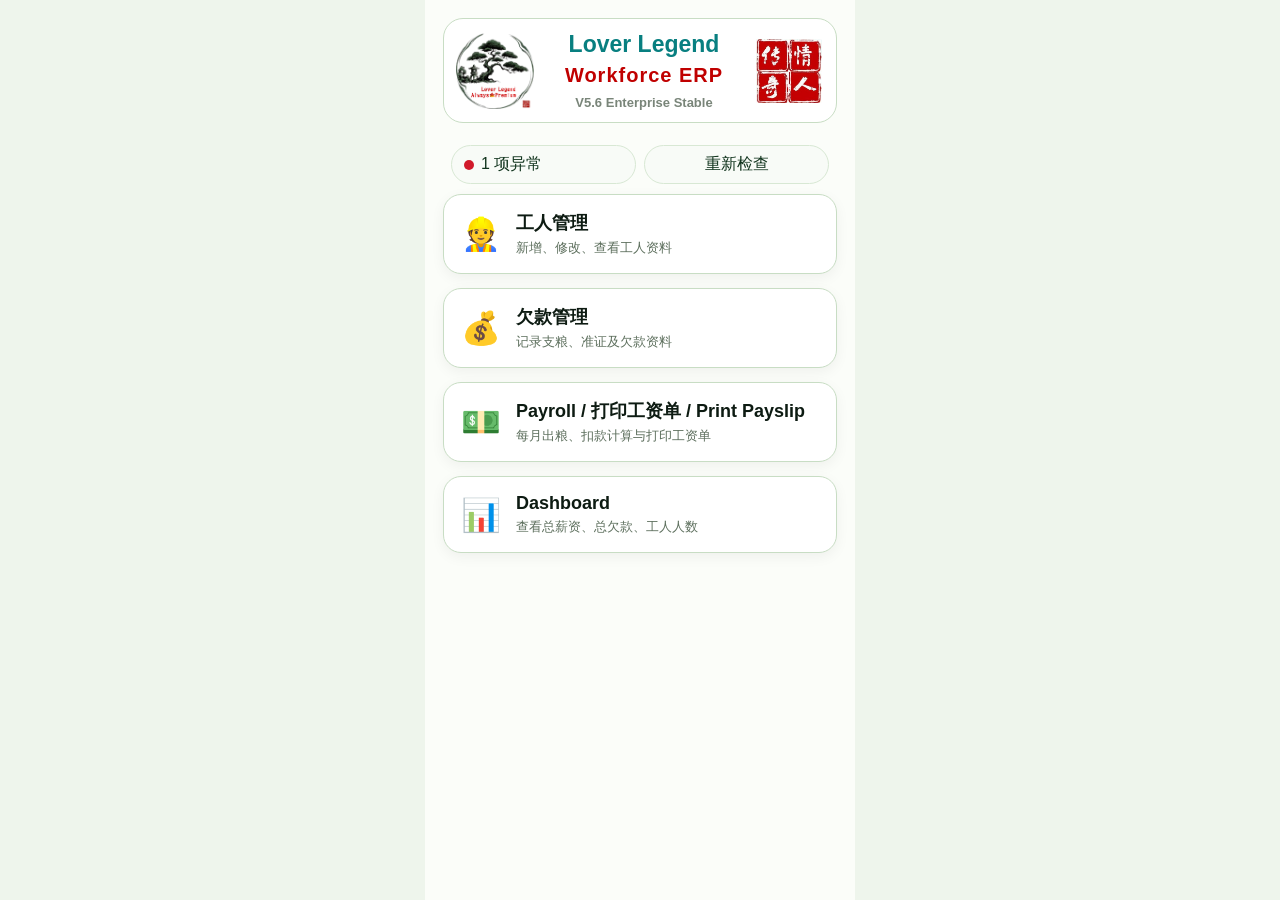
<file: app/index.html>
<!DOCTYPE html>
<html lang="zh">
<head>
  <meta charset="UTF-8" />
  <meta name="viewport" content="width=device-width, initial-scale=1.0" />
  <title>Payroll System - Lover Legend Workforce ERP</title>
  <link rel="manifest" href="../manifest.json" />
  <link rel="icon" href="../assets/icons/payroll-system.ico?v=5.5" />
  <link rel="apple-touch-icon" href="../assets/icons/apple-touch-icon.png?v=5.5" />
  <link rel="stylesheet" href="../css/style.css?v=5.5" />
</head>
<body>
  <div class="app">
    <header class="header brand-header">
      <img class="header-logo header-logo-left" src="../assets/lover-legend-green.png" alt="Lover Legend Logo" />
      <div class="header-brand-text">
        <div class="brand brand-teal">Lover Legend</div>
        <div class="title brand-red">Workforce ERP</div>
        <div class="version">V5.6 Enterprise Stable</div>
      </div>
      <img class="header-logo header-logo-right" src="../assets/lover-legend-red.jpg" alt="Lover Legend Seal" />
    </header>

    <section class="home-system-status" aria-label="系统状态">
      <button id="homeSystemState" class="home-system-state is-checking" type="button" aria-expanded="false">
        <span id="homeSystemDot" class="home-system-dot"></span><span id="homeSystemText">系统状态</span>
      </button>
      <button id="homeSystemCheckBtn" class="home-system-check" type="button">重新检查</button>
    </section>
    <div id="homeSystemDetails" class="home-system-details" hidden></div>

    <main class="menu home-menu-after-status">
      <a class="menu-card" href="worker.html">
        <div class="icon">👷</div><div><h2>工人管理</h2><p>新增、修改、查看工人资料</p></div>
      </a>
      <a class="menu-card" href="advance.html">
        <div class="icon">💰</div><div><h2>欠款管理</h2><p>记录支粮、准证及欠款资料</p></div>
      </a>
      <a class="menu-card" href="payroll.html">
        <div class="icon">💵</div><div><h2>Payroll / 打印工资单 / Print Payslip</h2><p>每月出粮、扣款计算与打印工资单</p></div>
      </a>
      <a class="menu-card" href="dashboard.html">
        <div class="icon">📊</div><div><h2>Dashboard</h2><p>查看总薪资、总欠款、工人人数</p></div>
      </a>
    </main>
  </div>
  <script src="../js/config.js?v=5.5"></script>
  <script src="../js/api.js?v=5.5"></script>
  <script src="../js/app.js?v=5.5"></script>
</body>
</html>
</file>
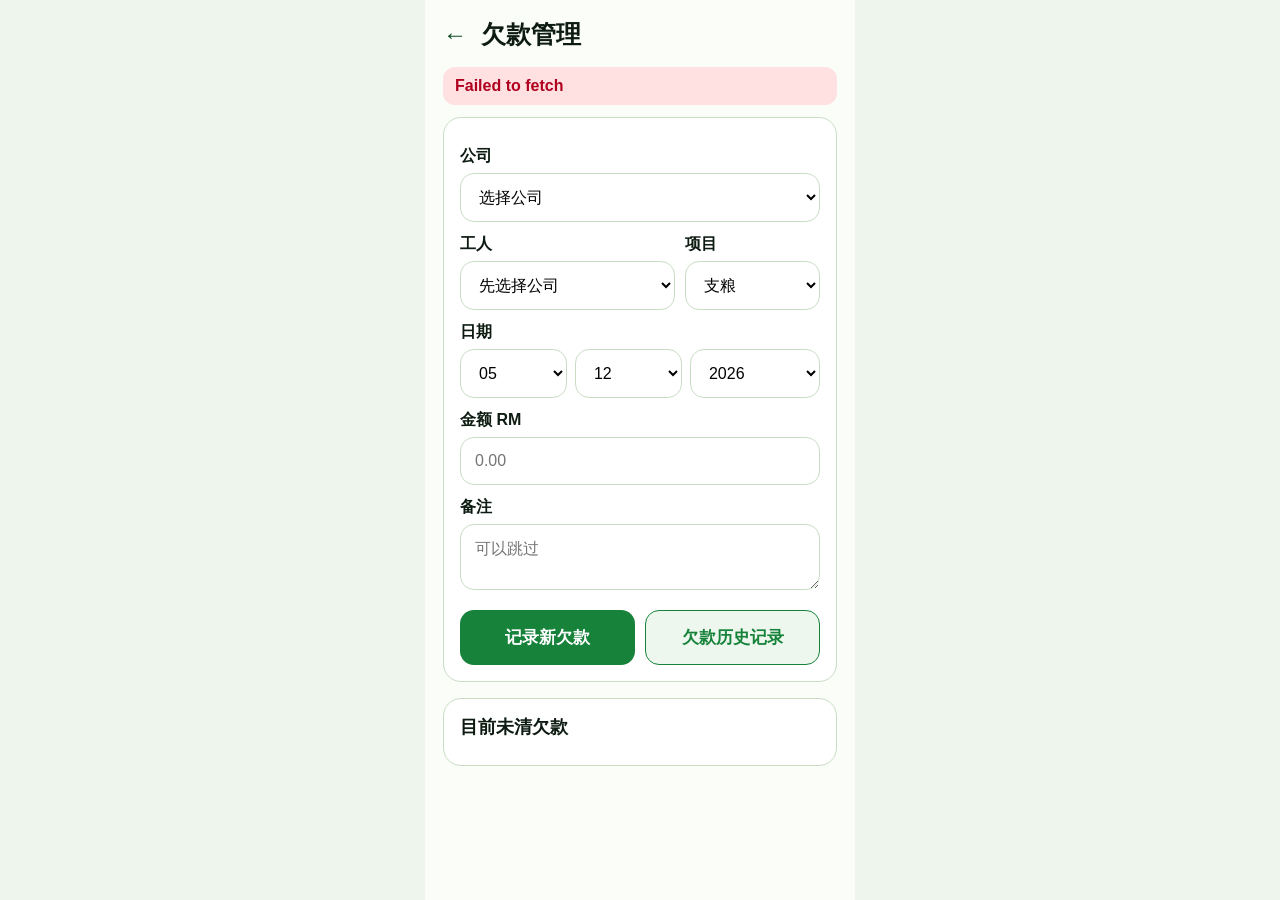
<file: app/advance.html>
<!DOCTYPE html>
<html lang="zh">
<head>
  <meta charset="UTF-8" />
  <meta name="viewport" content="width=device-width, initial-scale=1.0" />
  <title>Payroll System - Advance</title>
  <link rel="manifest" href="../manifest.json" />
  <link rel="icon" href="../assets/icons/payroll-system.ico?v=5.5" />
  <link rel="apple-touch-icon" href="../assets/icons/apple-touch-icon.png?v=5.5" />
  <link rel="stylesheet" href="../css/style.css?v=5.5" />
</head>
<body>
  <div class="app">
    <div class="topbar">
      <a class="back" href="index.html">←</a>
      <div class="page-title">欠款管理</div>
    </div>

    <div id="status" class="status">欠款管理 V5.6 Enterprise Stable</div>

    <section class="card">
      <form id="advanceForm" class="form">
        <label>公司</label>
        <select name="company" required>
          <option value="">选择公司</option>
          <option>Lover Legend Adenium</option>
          <option>Lover Legend Gardening</option>
        </select>

        <div class="field-row worker-project-row">
          <div class="field-group">
            <label>工人</label>
            <select name="workerNo" required>
              <option value="">先选择公司</option>
            </select>
          </div>

          <div class="field-group compact-field">
            <label>项目</label>
            <select name="type" required>
              <option selected>支粮</option>
              <option>缺席</option>
              <option>准证</option>
            </select>
          </div>
        </div>

        <label>日期</label>
        <div class="date-select-row" style="display:flex; gap:8px;">
          <select name="deductDay" style="flex:1;"><option value="">日</option></select>
          <select name="deductMonth" style="flex:1;"><option value="">月</option></select>
          <select name="deductYear" style="flex:1.3;"><option value="">年</option></select>
        </div>

        <label>金额 RM</label>
        <input name="amount" type="text" inputmode="decimal" placeholder="0.00" required />
        <div id="absenceHint" class="field-hint" style="display:none;">缺席金额按该工人一天薪水自动计算。</div>

        <label>备注</label>
        <textarea name="remark" rows="2" placeholder="可以跳过"></textarea>

        <div class="advance-action-row">
          <button id="saveAdvanceBtn" class="btn" type="submit">记录新欠款</button>
          <button id="toggleAdvanceHistoryBtn" class="btn secondary" type="button">欠款历史记录</button>
        </div>
      </form>
    </section>

    <section id="advanceCurrentPanel" class="card">
      <div id="advanceCurrentTitle" class="advance-current-title">目前未清欠款</div>
      <div id="advanceList" class="list"></div>
    </section>

    <section id="advanceHistoryPanel" class="card advance-history-panel" hidden>
      <div class="advance-history-header">
        <div>
          <div class="advance-current-title">所有欠款历史进出</div>
          <div class="muted">显示所有公司、所有工人的新增欠款及 Payroll 扣回记录。</div>
        </div>
      </div>
      <div id="advanceHistoryList" class="list"></div>
    </section>
  </div>

  <script src="../js/config.js"></script>
  <script src="../js/api.js?v=5.5"></script>
  <script src="../js/advance.js?v=5.5"></script>
  <script src="../js/app.js?v=5.5"></script>
</body>
</html>
</file>
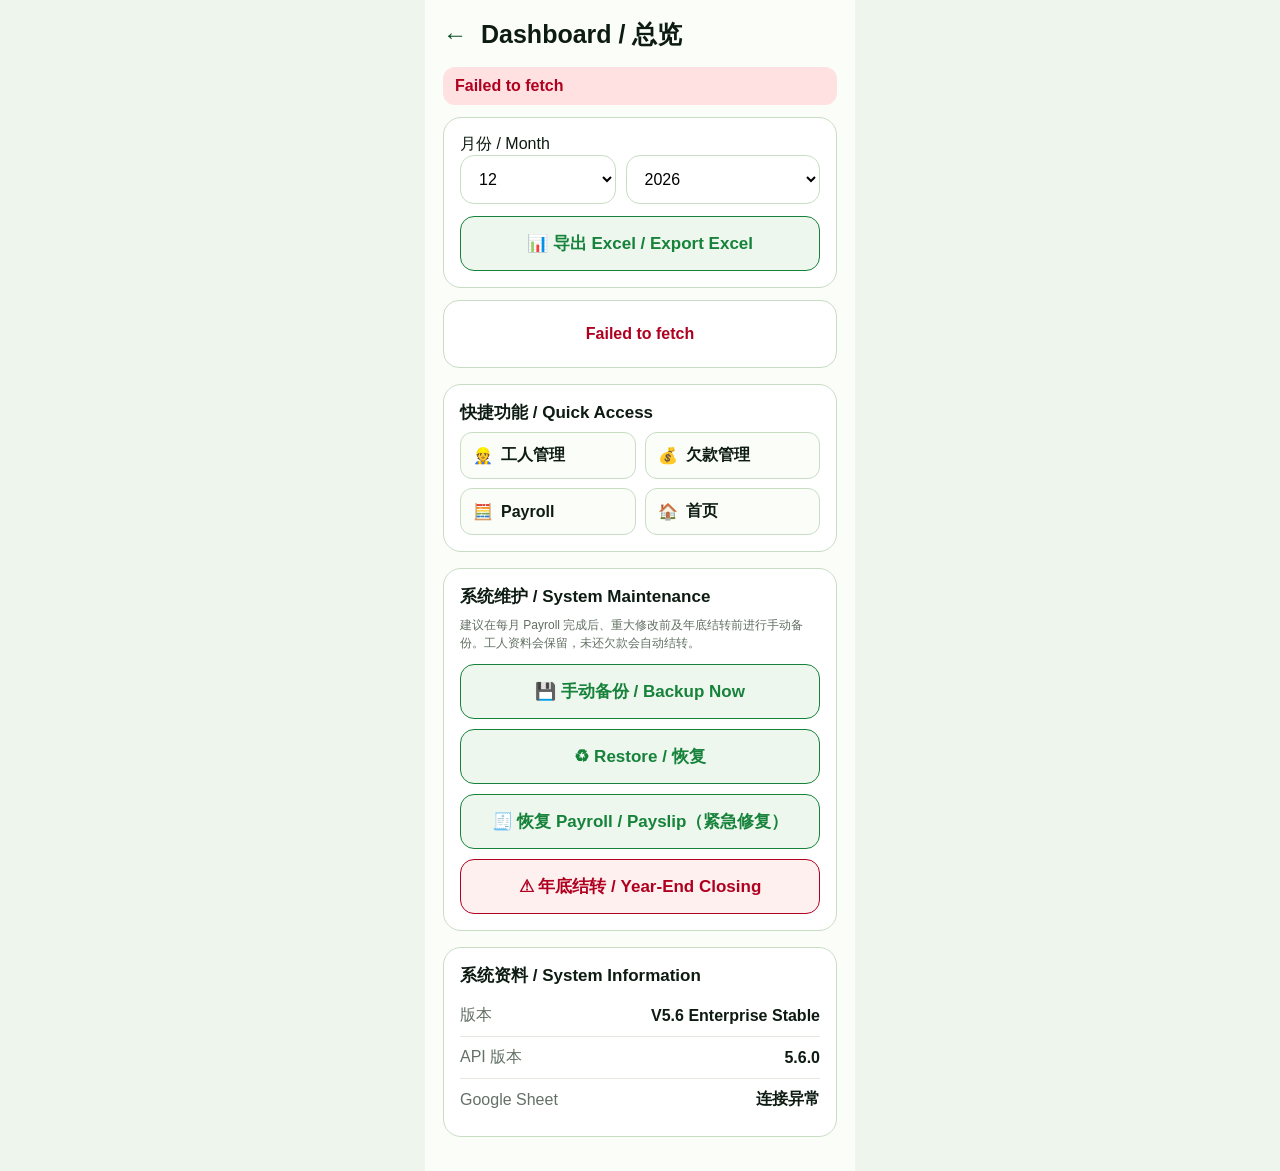
<file: app/dashboard.html>
<!DOCTYPE html>
<html lang="zh">
<head>
  <meta charset="UTF-8" />
  <meta name="viewport" content="width=device-width, initial-scale=1.0" />
  <title>Payroll System - Dashboard</title>
  <link rel="manifest" href="../manifest.json?v=5.5" />
  <link rel="icon" href="../assets/icons/payroll-system.ico?v=5.5" />
  <link rel="apple-touch-icon" href="../assets/icons/apple-touch-icon.png?v=5.5" />
  <link rel="stylesheet" href="../css/style.css?v=5.5" />
</head>
<body>
  <div class="app">
    <div class="topbar">
      <a class="back" href="index.html">←</a>
      <div class="page-title">Dashboard / 总览</div>
    </div>

    <div id="status" class="status">正在读取 Dashboard...</div>

    <section class="card dashboard-period-card">
      <label>月份 / Month</label>
      <div class="field-row month-year-row">
        <div class="field-group">
          <select id="dashboardMonth" aria-label="月份"></select>
        </div>
        <div class="field-group">
          <select id="dashboardYear" aria-label="年份"></select>
        </div>
      </div>
      <button id="exportDashboardExcelBtn" class="btn secondary dashboard-export-btn" type="button">
        📊 导出 Excel / Export Excel
      </button>
    </section>

    <section id="dashboard" class="dashboard-grid">
      <div class="dashboard-loading">正在载入资料...</div>
    </section>

    <section class="card">
      <div class="section-title dashboard-section-title">快捷功能 / Quick Access</div>
      <div class="dashboard-actions">
        <a class="dashboard-action" href="worker.html">👷<span>工人管理</span></a>
        <a class="dashboard-action" href="advance.html">💰<span>欠款管理</span></a>
        <a class="dashboard-action" href="payroll.html">🧮<span>Payroll</span></a>
        <a class="dashboard-action" href="index.html">🏠<span>首页</span></a>
      </div>
    </section>

    <section class="card">
      <div class="section-title dashboard-section-title">系统维护 / System Maintenance</div>
      <p class="field-hint maintenance-hint">
        建议在每月 Payroll 完成后、重大修改前及年底结转前进行手动备份。工人资料会保留，未还欠款会自动结转。
      </p>

      <div class="maintenance-actions">
        <button id="yearlyBackupBtn" class="btn secondary maintenance-btn" type="button">
          💾 手动备份 / Backup Now
        </button>

        <button id="restoreBackupBtn" class="btn secondary maintenance-btn" type="button">
          ♻ Restore / 恢复
        </button>

        <button id="restorePayrollPayslipBtn" class="btn secondary maintenance-btn" type="button">
          🧾 恢复 Payroll / Payslip（紧急修复）
        </button>

        <button id="yearEndCloseBtn" class="btn danger maintenance-btn" type="button">
          ⚠ 年底结转 / Year-End Closing
        </button>
      </div>

      <input id="restoreBackupFile" type="file" accept=".json,application/json" hidden />
      <input id="restorePayrollPayslipFile" type="file" accept=".json,application/json" hidden />
      <div id="maintenanceStatus" class="status"></div>
    </section>

    <section class="card">
      <div class="section-title dashboard-section-title">系统资料 / System Information</div>
      <div id="systemInfo" class="system-info-grid">
        <div class="system-info-row"><span>版本</span><strong>V5.6 Enterprise Stable</strong></div>
        <div class="system-info-row"><span>API 版本</span><strong>5.6.0</strong></div>
        <div class="system-info-row"><span>连接状态</span><strong>正在检查…</strong></div>
      </div>
    </section>
  </div>

  <script src="../js/config.js?v=5.5"></script>
  <script src="../js/api.js?v=5.5"></script>
  <script src="../js/dashboard.js?v=5.5"></script>
</body>
</html>
</file>
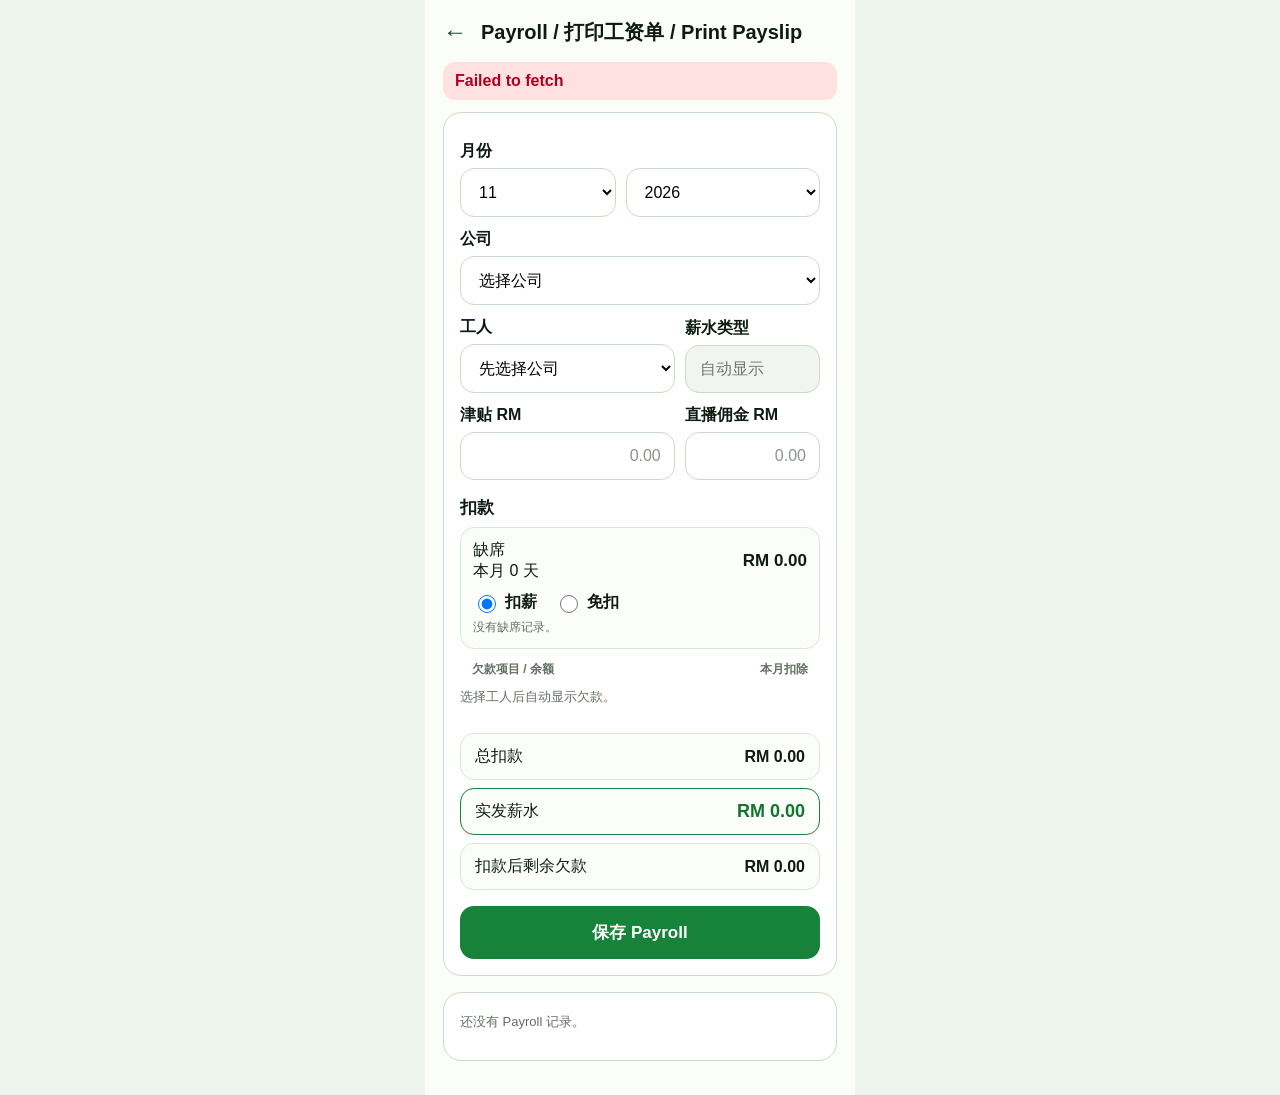
<file: app/payroll.html>
<!DOCTYPE html>
<html lang="zh">
<head>
  <meta charset="UTF-8" />
  <meta name="viewport" content="width=device-width, initial-scale=1.0" />
  <title>Payroll System - Payroll & Print Payslip</title>
  <link rel="manifest" href="../manifest.json" />
  <link rel="icon" href="../assets/icons/payroll-system.ico?v=5.5" />
  <link rel="apple-touch-icon" href="../assets/icons/apple-touch-icon.png?v=5.5" />
  <link rel="stylesheet" href="../css/style.css?v=5.5" />
</head>
<body>
  <div class="app">
    <div class="topbar">
      <a class="back" href="index.html">←</a>
      <div class="page-title payroll-combined-title">Payroll / 打印工资单 / Print Payslip</div>
    </div>

    <div id="status" class="status">Payroll V5.6 Enterprise Stable</div>

    <div id="payrollMobileNotice" class="status warn payroll-mobile-notice" hidden>
      手机可以选择月份、年份、公司及工人，并完整查看 Payroll、扣款明细及工资单。编辑、保存、删除及打印请到电脑处理。
    </div>

    <section class="card">
      <form id="payrollForm" class="form">
        <label>月份</label>
        <div class="field-row month-year-row">
          <div class="field-group"><select id="payMonth" name="payMonth" required><option value="">月</option></select></div>
          <div class="field-group"><select id="payYear" name="payYear" required><option value="">年</option></select></div>
        </div>

        <label>公司</label>
        <select name="company" required>
          <option value="">选择公司</option>
          <option>Lover Legend Adenium</option>
          <option>Lover Legend Gardening</option>
        </select>

        <div class="field-row worker-salary-row">
          <div class="field-group">
            <label>工人</label>
            <select name="workerNo" required><option value="">先选择公司</option></select>
          </div>
          <div class="field-group compact-field">
            <label>薪水类型</label>
            <input name="salaryType" class="readonly-field" type="text" readonly placeholder="自动显示" />
          </div>
        </div>

        <div id="dailySalaryRow" class="field-row" style="display:none;">
          <div class="field-group">
            <label>日薪 RM</label>
            <input name="salaryRateDisplay" class="readonly-field money-right" type="text" readonly placeholder="0.00" />
          </div>
          <div class="field-group">
            <label>本月计薪天数</label>
            <input id="workDays" name="workDays" type="number" inputmode="decimal" min="0.5" step="0.5" placeholder="0" />
          </div>
          <div class="field-group">
            <label>本月工资 RM</label>
            <input name="grossSalary" class="readonly-field money-right" type="text" readonly placeholder="0.00" />
          </div>
        </div>

        <div id="monthlySalaryRow" style="display:none;">
          <label>本月工资 RM</label>
          <input name="monthlyGrossSalary" class="readonly-field money-right" type="text" readonly placeholder="0.00" />
        </div>

       <div class="field-row">
  <div class="field-group">
    <label>津贴 RM</label>

    <div class="allowance-input-box">
      <input
        id="allowance"
        name="allowance"
        type="text"
        inputmode="decimal"
        value=""
        placeholder=" "
        autocomplete="off"
      />
    </div>
  </div>

  <div class="field-group">
    <label>直播佣金 RM</label>

    <div class="allowance-input-box">
      <input
        id="liveCommission"
        name="liveCommission"
        type="text"
        inputmode="decimal"
        value=""
        placeholder=" "
        autocomplete="off"
      />
    </div>
  </div>
</div>
        <div class="section-title">扣款</div>

        <div class="absence-card">
          <div class="absence-top-row">
            <div>
              <div class="debt-type">缺席</div>
              <div id="absenceDaysText" class="debt-balance">本月 0 天</div>
            </div>
            <div id="absenceAmountText" class="absence-amount">RM 0.00</div>
          </div>
          <div class="absence-choice">
            <label><input type="radio" name="absenceAction" value="扣薪" checked /> 扣薪</label>
            <label><input type="radio" name="absenceAction" value="免扣" /> 免扣</label>
          </div>
          <div id="absenceNote" class="field-hint">没有缺席记录。</div>
        </div>

        <div class="deduction-head">
          <span>欠款项目 / 余额</span>
          <span>本月扣除</span>
        </div>
        <div id="debtList" class="debt-list">
          <p class="muted">选择工人后自动显示欠款。</p>
        </div>

        <div class="payroll-summary">
          <div><span>总扣款</span><strong id="totalDeductionText">RM 0.00</strong></div>
          <div><span>实发薪水</span><strong id="netSalaryText">RM 0.00</strong></div>
          <div><span>扣款后剩余欠款</span><strong id="remainingDebtText">RM 0.00</strong></div>
        </div>

        <input name="remark" type="hidden" value="" />

        <button id="savePayrollBtn" class="btn" type="submit">保存 Payroll</button>
      </form>
    </section>

    <section class="card">
      <div id="payrollList" class="list"><p class="muted">还没有 Payroll 记录。</p></div>
    </section>
  </div>

  <script src="../js/config.js"></script>
  <script src="../js/api.js?v=5.5"></script>
  <script src="../js/payroll.js?v=5.5"></script>
  <script src="../js/app.js?v=5.5"></script>
</body>
</html>
</file>
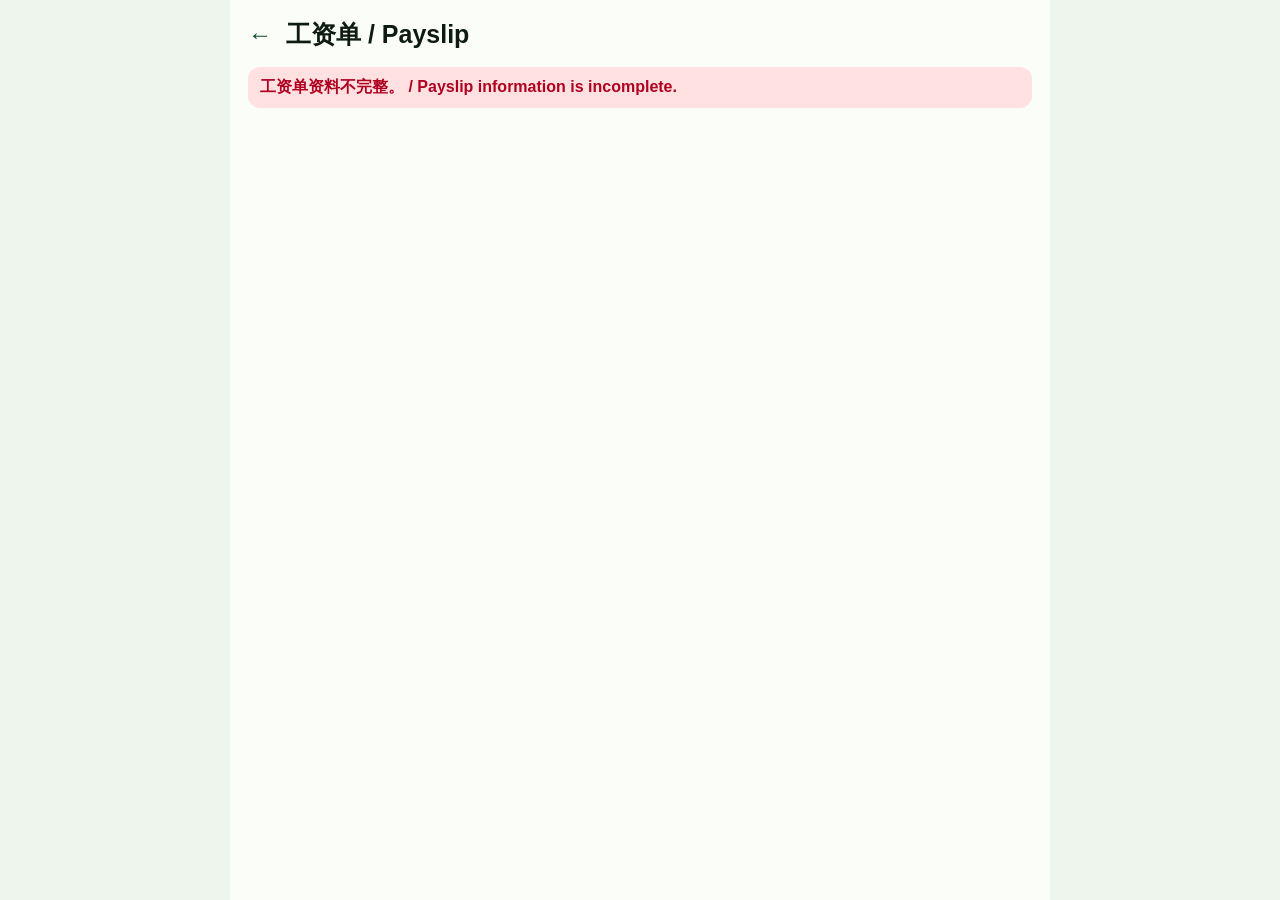
<file: app/payslip.html>
<!DOCTYPE html>
<html lang="zh">
<head>
  <meta charset="UTF-8" />
  <meta name="viewport" content="width=device-width, initial-scale=1.0" />
  <title>Payroll System - Payslip</title>
  <link rel="manifest" href="../manifest.json" />
  <link rel="icon" href="../assets/icons/payroll-system.ico?v=5.5" />
  <link rel="apple-touch-icon" href="../assets/icons/apple-touch-icon.png?v=5.5" />
  <link rel="stylesheet" href="../css/style.css?v=5.5" />
</head>
<body>
  <div class="app payslip-app">
    <div class="topbar no-print">
    <a id="backPayrollBtn" class="back" href="payroll.html">←</a>
    <div class="page-title">工资单 / Payslip</div>
    </div>

    <div id="payslipStatus" class="status no-print">正在载入工资单… / Loading payslip…</div>

    <div id="payslipMobileNotice" class="status warn no-print payslip-mobile-notice" hidden>
      手机只可查看工资单，打印功能请到电脑处理。
    </div>

    <main id="payslipPaper" class="payslip-paper payslip-two-copy" hidden>
      <section class="payslip-copy" data-copy="employee">
        <div class="payslip-copy-label">SALINAN PEKERJA / EMPLOYEE COPY</div>
        <div class="payslip-copy-content"></div>
      </section>

      <div class="payslip-cut-line">
        <span>✂ POTONG DI SINI / CUT HERE</span>
      </div>

      <section class="payslip-copy" data-copy="company">
        <div class="payslip-copy-label">SALINAN SYARIKAT / COMPANY COPY</div>
        <div class="payslip-copy-content"></div>
      </section>
    </main>

    <button id="printPayslipBtn" class="btn no-print" type="button" hidden>打印工资单 / Print Payslip</button>
  </div>

  <script src="../js/config.js"></script>
  <script src="../js/api.js"></script>
  <script src="../js/payslip.js?v=5.5"></script>
  <script src="../js/app.js?v=5.5"></script>
</body>
</html>
</file>
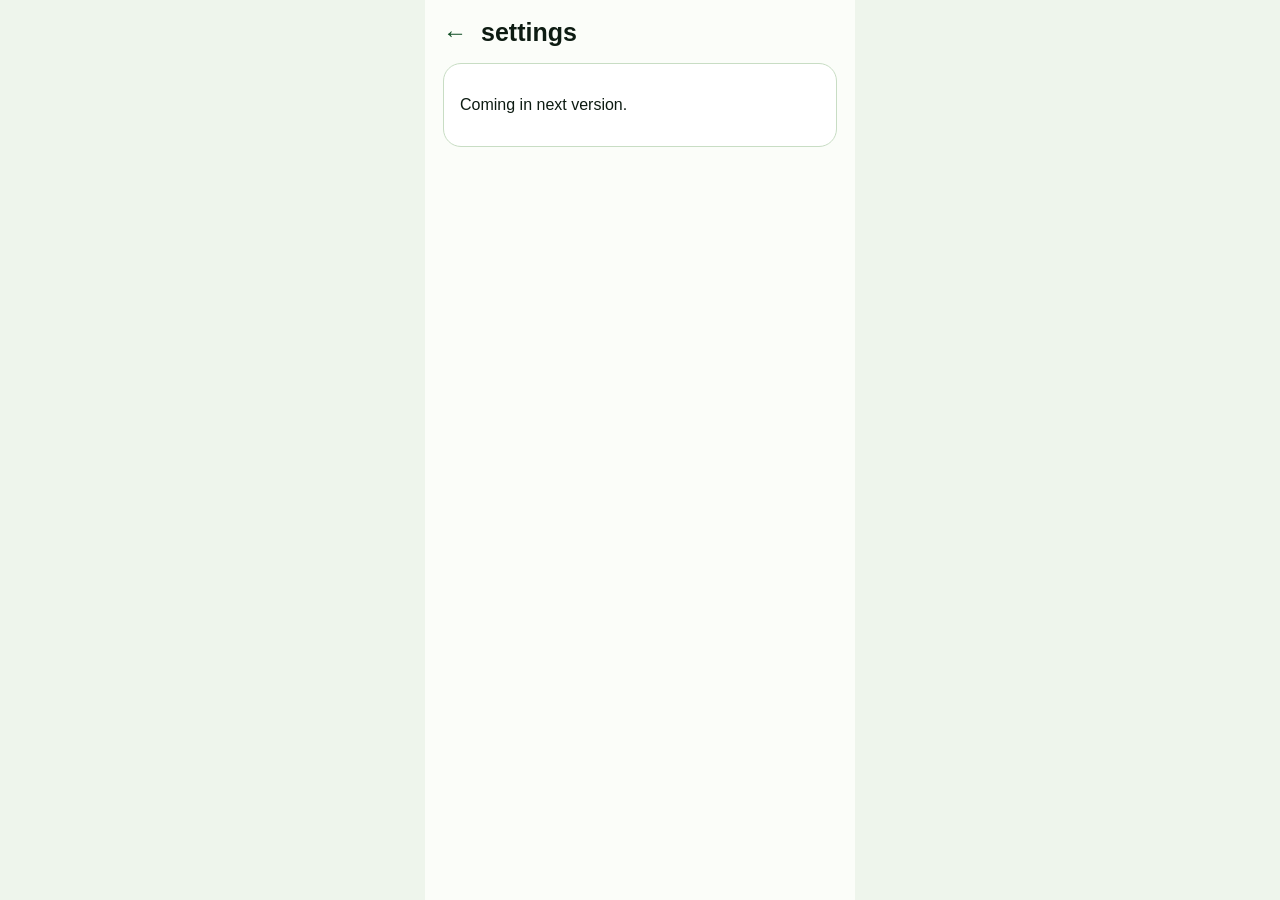
<file: app/settings.html>
<!DOCTYPE html>
<html lang="zh">
<head>
  <meta charset="UTF-8" />
  <meta name="viewport" content="width=device-width, initial-scale=1.0" />
  <title>Payroll System - Settings</title>
  <link rel="manifest" href="../manifest.json" />
  <link rel="icon" href="../assets/icons/payroll-system.ico?v=5.5" />
  <link rel="apple-touch-icon" href="../assets/icons/apple-touch-icon.png?v=5.5" />
  <link rel="stylesheet" href="../css/style.css?v=5.5" />
</head>
<body>
  <div class="app">
    <div class="topbar">
      <a class="back" href="index.html">←</a>
      <div class="page-title">settings</div>
    </div>
    <section class="card">
      <p>Coming in next version.</p>
    </section>
  </div>
  <script src="../js/app.js?v=5.5"></script>
</body>
</html>
</file>
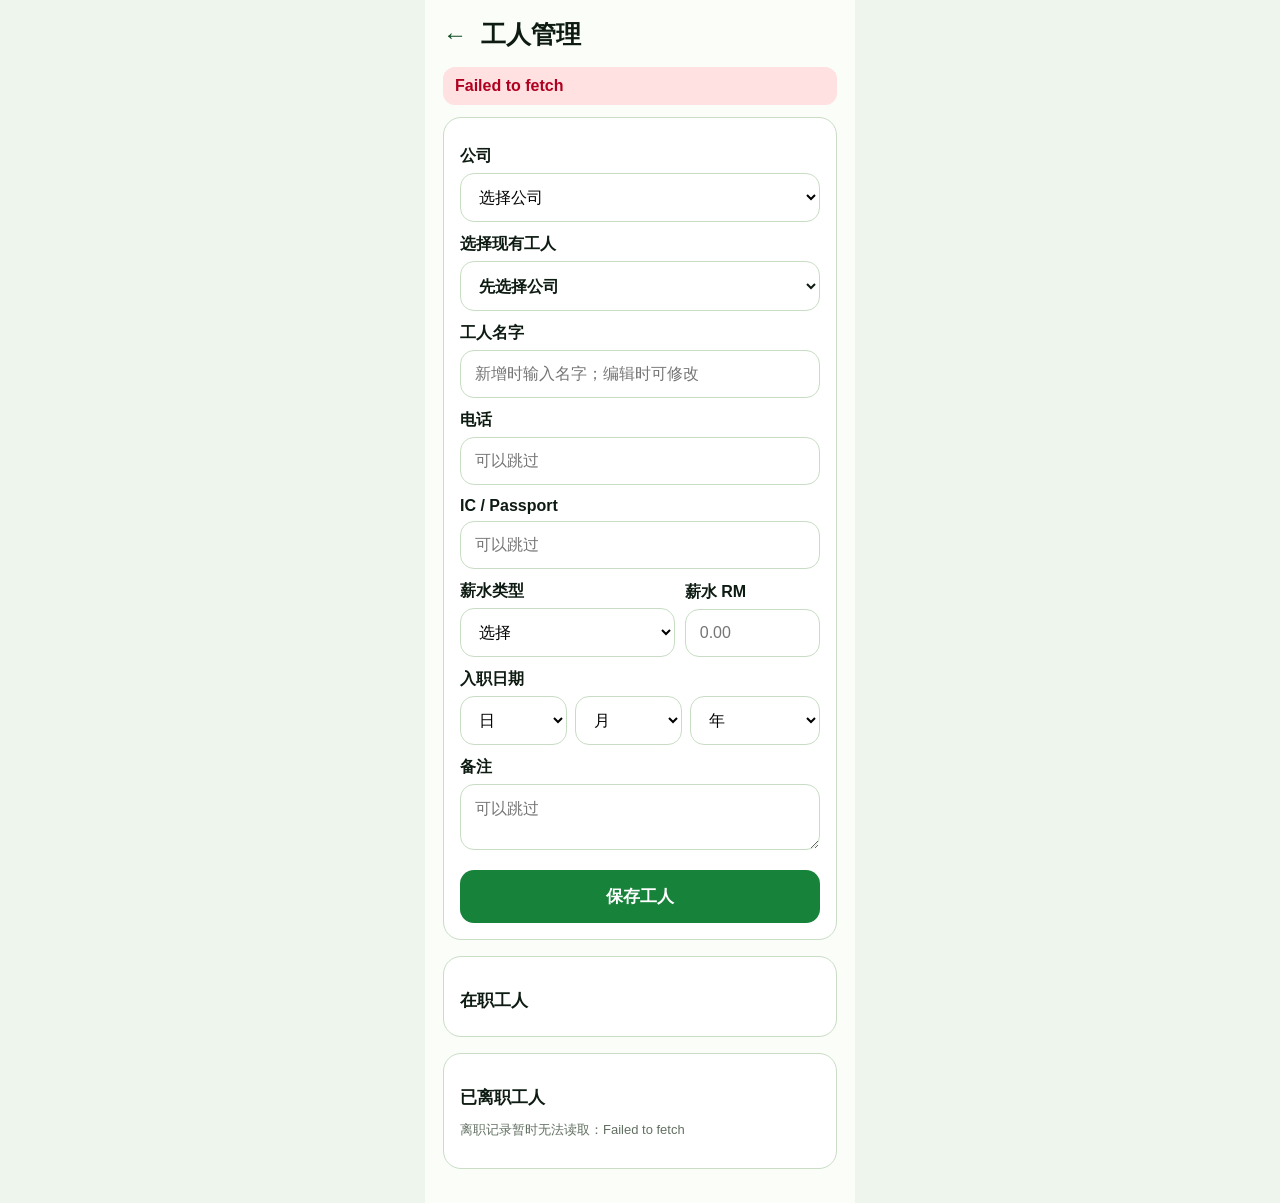
<file: app/worker.html>
<!DOCTYPE html>
<html lang="zh">
<head>
  <meta charset="UTF-8" />
  <meta name="viewport" content="width=device-width, initial-scale=1.0" />
  <title>Payroll System - Worker</title>
  <link rel="manifest" href="../manifest.json" />
  <link rel="icon" href="../assets/icons/payroll-system.ico?v=5.5" />
  <link rel="apple-touch-icon" href="../assets/icons/apple-touch-icon.png?v=5.5" />
  <link rel="stylesheet" href="../css/style.css?v=5.5" />
</head>
<body>
  <div class="app">
    <div class="topbar">
      <a class="back" href="index.html">←</a>
      <div class="page-title">工人管理</div>
    </div>

    <div id="status" class="status"></div>

    <section class="card">
      <form id="workerForm" class="form">
        <input type="hidden" name="workerNo" />

        <label>公司</label>
        <select name="company" required>
          <option value="">选择公司</option>
          <option>Lover Legend Adenium</option>
          <option>Lover Legend Gardening</option>
        </select>

        <label>选择现有工人</label>
        <select name="existingWorkerNo">
          <option value="">先选择公司</option>
        </select>

        <label>工人名字</label>
        <input
          name="name"
          maxlength="30"
          required
          placeholder="新增时输入名字；编辑时可修改" />

        <label>电话</label>
        <input name="phone" placeholder="可以跳过" />

        <label>IC / Passport</label>
        <input name="ic" placeholder="可以跳过" />

        <div class="field-row">
          <div class="field-group compact-field">
            <label>薪水类型</label>
            <select name="salaryType" required>
              <option value="">选择</option>
              <option>日薪</option>
              <option>月薪</option>
            </select>
          </div>

          <div class="field-group">
            <label id="salaryAmountLabel">薪水 RM</label>
            <input name="salaryAmount" type="text" inputmode="decimal" placeholder="0.00" />
          </div>
        </div>

        <label>入职日期</label>
        <div class="date-select-row" style="display:flex; gap:8px;">
          <select name="joinDay" style="flex:1;">
            <option value="">日</option>
          </select>

          <select name="joinMonth" style="flex:1;">
            <option value="">月</option>
          </select>

          <select name="joinYear" style="flex:1.3;">
            <option value="">年</option>
          </select>
        </div>

        <label>备注</label>
        <textarea name="remark" rows="2" placeholder="可以跳过"></textarea>

        <button id="saveWorkerBtn" class="btn" type="submit">保存工人</button>

        <button
          id="resignWorkerBtn"
          class="btn secondary"
          type="button"
          style="display:none; margin-top:10px;">
          办理离职
        </button>

        <div id="resignPanel" class="resign-panel" style="display:none;">
          <div class="resign-panel-title">离职日期</div>
          <div class="date-select-row resign-date-row">
            <select id="resignDay" aria-label="离职日"></select><select id="resignMonth" aria-label="离职月"></select><select id="resignYear" aria-label="离职年"></select>
          </div>
          <div class="resign-actions"><button id="confirmResignBtn" class="btn danger" type="button">确认办理离职</button><button id="cancelResignBtn" class="btn secondary" type="button">取消</button></div>
        </div>
      </form>
    </section>

    <section class="card"><div class="section-title">在职工人</div><div id="workerList" class="list"></div></section>
    <section class="card"><div class="section-title">已离职工人</div><div id="resignedWorkerList" class="list"><p class="muted">正在读取离职记录...</p></div></section>
  </div>

  <script src="../js/config.js"></script>
  <script src="../js/api.js?v=5.5"></script>
  <script src="../js/format.js"></script>
  <script src="../js/worker.js?v=5.5"></script>
  <script src="../js/app.js?v=5.5"></script>
</body>
</html>
</file>
<file: css/style.css>
* {
  box-sizing: border-box;
}

body {
  margin: 0;
  background: #eef5ec;
  color: #0d1b12;
  font-family: Arial, "Microsoft YaHei", "PingFang SC", sans-serif;
}

.app {
  width: 100%;
  max-width: 430px;
  min-height: 100vh;
  margin: 0 auto;
  padding: 18px;
  background: #fbfdf9;
}

.header {
  text-align: center;
  margin-bottom: 22px;
  padding: 20px 10px;
  border-radius: 20px;
  background: linear-gradient(135deg, #0f4d24, #2e8b43);
  color: #fff;
}

.brand {
  font-size: 24px;
  font-weight: 900;
}

.title {
  margin-top: 6px;
  font-size: 20px;
  font-weight: 700;
  letter-spacing: 1px;
}

.version {
  margin-top: 8px;
  opacity: 0.85;
  font-size: 13px;
}

.topbar {
  display: flex;
  align-items: center;
  gap: 14px;
  margin-bottom: 16px;
}

.back {
  text-decoration: none;
  color: #0f4d24;
  font-size: 24px;
  font-weight: bold;
}

.page-title {
  font-size: 25px;
  font-weight: 900;
}

.menu {
  display: grid;
  gap: 14px;
}

.menu-card {
  display: flex;
  align-items: center;
  gap: 14px;
  padding: 16px;
  text-decoration: none;
  border: 1px solid #c8ddc4;
  border-radius: 18px;
  background: #fff;
  color: #0d1b12;
  box-shadow: 0 4px 14px rgba(0,0,0,0.05);
}

.icon {
  font-size: 32px;
  width: 42px;
  text-align: center;
}

.menu-card h2 {
  margin: 0 0 4px;
  font-size: 18px;
}

.menu-card p {
  margin: 0;
  color: #5d6f5d;
  font-size: 13px;
}

.card {
  padding: 16px;
  margin-bottom: 16px;
  border: 1px solid #c8ddc4;
  border-radius: 18px;
  background: #fff;
}

.form label {
  display: block;
  margin: 12px 0 6px;
  font-weight: 800;
}

input,
select,
textarea,
button {
  font-family: inherit;
  width: 100%;
  padding: 14px;
  border: 1px solid #c8ddc4;
  border-radius: 14px;
  background: #fff;
  font-size: 16px;
}

.row {
  display: grid;
  grid-template-columns: 1fr 1fr;
  gap: 10px;
}

.btn {
  width: 100%;
  margin-top: 16px;
  padding: 15px;
  border: 0;
  border-radius: 14px;
  background: #16823a;
  color: #fff;
  font-size: 17px;
  font-weight: 900;
  cursor: pointer;
}

.btn.secondary {
  background: #edf7ee;
  color: #16823a;
  border: 1px solid #16823a;
}

.status {
  min-height: 24px;
  margin-bottom: 12px;
  padding: 10px 12px;
  border-radius: 12px;
  font-weight: 700;
}

.status:empty {
  display: none;
}

.status.ok {
  background: #e5f7e8;
  color: #13752e;
}

.status.err {
  background: #ffe1e1;
  color: #b00020;
}

.list {
  display: grid;
  gap: 10px;
}

.worker-item,
.record-item {
  padding: 13px;
  border: 1px solid #d8e8d4;
  border-radius: 14px;
  background: #fbfdf9;
}

.worker-name {
  font-size: 18px;
  font-weight: 900;
}

.muted {
  color: #627062;
  font-size: 13px;
  margin-top: 4px;
}
.date-row {
  display: flex;
  align-items: center;
  gap: 8px;
}

.date-row input[name="joinDate"] {
  flex: 1;
}

.date-btn {
  width: 52px;
  height: 46px;
  border: 1px solid #159447;
  border-radius: 10px;
  background: #eef8ef;
  font-size: 20px;
  cursor: pointer;
  flex-shrink: 0;
}


/* V1.5 compact two-column layout */
.field-row {
  display: grid;
  grid-template-columns: minmax(0, 1.35fr) minmax(0, 0.85fr);
  gap: 10px;
  align-items: end;
}
.field-row.month-year-row { grid-template-columns: 1fr 1.25fr; }
.field-group { min-width: 0; }
.field-group label { margin-top: 12px; }
.field-group input,
.field-group select { min-width: 0; }
.form > .field-row + label { margin-top: 12px; }
.summary-box,
.payroll-summary > div {
  display: flex;
  align-items: center;
  justify-content: space-between;
  gap: 12px;
  padding: 12px 14px;
  border: 1px solid #d8e8d4;
  border-radius: 14px;
  background: #fbfdf9;
}
.summary-box { margin-top: 14px; }
.summary-box strong,
.payroll-summary strong { font-size: 16px; }
.section-title { margin: 16px 0 8px; font-weight: 900; font-size: 17px; }
.debt-list { display: grid; gap: 8px; }
.debt-row {
  display: grid;
  grid-template-columns: 1fr 110px;
  gap: 10px;
  align-items: center;
  padding: 10px 12px;
  border: 1px solid #d8e8d4;
  border-radius: 12px;
  background: #fbfdf9;
}
.debt-row .debt-info { min-width: 0; }
.debt-row .debt-type { font-weight: 900; }
.debt-row .debt-balance { margin-top: 3px; font-size: 12px; color: #627062; }
.debt-row input { padding: 11px; text-align: right; }
.payroll-summary { display: grid; gap: 8px; margin-top: 14px; }
.payroll-summary > div:nth-child(2) { border-color: #16823a; }
.payroll-summary > div:nth-child(2) strong { color: #13752e; font-size: 18px; }
@media (max-width: 360px) {
  .field-row { grid-template-columns: minmax(0, 1.2fr) minmax(0, .8fr); gap: 8px; }
  .debt-row { grid-template-columns: 1fr 96px; gap: 8px; }
  input, select, textarea { padding: 12px; }
}

/* V1.6 Preview */
.readonly-field,
input[readonly] {
  background: #f1f4f0;
  color: #39483d;
}

.money-right {
  text-align: right;
}

.field-hint {
  margin-top: 6px;
  color: #627062;
  font-size: 12px;
}

.deduction-head {
  display: grid;
  grid-template-columns: 1fr 110px;
  gap: 10px;
  margin-bottom: 6px;
  padding: 0 12px;
  color: #627062;
  font-size: 12px;
  font-weight: 800;
}

.deduction-head span:last-child {
  text-align: right;
}

.debt-remaining {
  margin-top: 3px;
  color: #13752e;
  font-size: 12px;
}

.debt-deduction-input[readonly] {
  cursor: not-allowed;
}

.input-error {
  border-color: #b00020 !important;
  background: #fff0f0 !important;
}


/* V1.6 Stable */
.absence-card {
  padding: 12px;
  margin-bottom: 12px;
  border: 1px solid #d8e8d4;
  border-radius: 14px;
  background: #fbfdf9;
}
.absence-top-row {
  display: flex;
  align-items: center;
  justify-content: space-between;
  gap: 12px;
}
.absence-amount {
  font-size: 17px;
  font-weight: 900;
  text-align: right;
}
.absence-choice {
  display: flex;
  gap: 18px;
  margin-top: 10px;
}
.absence-choice label {
  display: inline-flex;
  align-items: center;
  gap: 6px;
  margin: 0;
  font-weight: 800;
}
.absence-choice input[type="radio"] {
  width: 18px;
  height: 18px;
  padding: 0;
}


/* V1.6.2 advance ledger */
.advance-ledger-card { display: grid; gap: 6px; }
.advance-company { margin-top: 0; }
.advance-ledger-records { display: grid; gap: 5px; margin-top: 4px; }
.advance-ledger-line { color: #4f5d50; font-size: 13px; line-height: 1.35; }
.advance-ledger-total,
.advance-ledger-remaining { font-weight: 900; font-size: 14px; }
.advance-ledger-total { margin-top: 4px; }
.advance-ledger-remaining { margin-top: 5px; color: #13752e; }
.repayment-records { padding-top: 7px; border-top: 1px dashed #d8e8d4; }
.repayment-line { display: grid; grid-template-columns: minmax(0, 1fr) auto; gap: 8px; align-items: start; }
.payroll-source { text-align: right; white-space: nowrap; color: #627062; font-size: 12px; }
@media (max-width: 390px) {
  .repayment-line { grid-template-columns: minmax(0, 1fr) minmax(100px, auto); }
  .payroll-source { white-space: normal; }
}

/* V1.6.3 Payroll 绱у噾鍒楄〃 */
.payroll-record-item .worker-name,
.payroll-record-item .muted {
  margin: 0;
}

.payroll-record-item .muted + .muted {
  margin-top: 3px;
}

.payroll-record-summary {
  line-height: 1.45;
}

/* V1.7 Payroll 瀹炲彂鐙珛涓?琛? */
.payroll-net-line { margin-top: 3px; font-weight: 700; color: #111; }
/* 津贴：空白时与扣款输入一致，从左侧开始输入。 */
.allowance-input-box {
  position: relative;
}

.allowance-input-box::after {
  content: "0.00";
  position: absolute;
  right: 14px;
  top: 50%;
  transform: translateY(-50%);
  color: #8a948b;
  pointer-events: none;
  font-size: 16px;
}

.allowance-input-box:has(input:not(:placeholder-shown))::after {
  display: none;
}

.allowance-input-box input {
  position: relative;
  z-index: 1;
 text-align: right;
  background: transparent;
}


/* V1.73 Payroll 欠款余额与本月实发工资总数。 */
.payroll-debt-balance-line {
  margin-top: 3px;
  color: #c00000;
  font-weight: 900;
  font-size: 16px;
}

.payroll-total-card {
  margin-top: 12px;
  padding: 16px;
  border: 2px solid #16823a;
  border-radius: 14px;
  background: #f4fff5;
  text-align: center;
}

.payroll-total-title {
  font-size: 15px;
  font-weight: 800;
  color: #16823a;
}

.payroll-total-amount {
  margin-top: 6px;
  font-size: 24px;
  font-weight: 900;
  color: #16823a;
}



/* V1.75 棣栭〉鍙? Logo */
.brand-header {
  display: grid;
  grid-template-columns: 78px minmax(0, 1fr) 70px;
  align-items: center;
  gap: 10px;
  padding: 12px;
  background: #fff;
  color: #0d1b12;
  border: 1px solid #c8ddc4;
}
.header-logo { width: 100%; height: 76px; object-fit: contain; }
.header-logo-right { height: 64px; }
.header-brand-text { text-align: center; min-width: 0; }
.brand-teal { color: #087f80; font-size: 23px; }
.brand-red { color: #c00000; font-size: 20px; }
.brand-header .version { color: #627062; font-weight: 800; }
@media (max-width: 380px) {
  .brand-header { grid-template-columns: 62px minmax(0,1fr) 54px; gap: 7px; }
  .header-logo { height: 62px; }
  .header-logo-right { height: 50px; }
  .brand-teal { font-size: 19px; }
  .brand-red { font-size: 17px; }
}

/* V1.75 Payroll / Payslip */
.payslip-link {
  display: inline-block;
  margin-top: 10px;
  padding: 8px 14px;
  border: 1px solid #16823a;
  border-radius: 10px;
  color: #16823a;
  background: #edf7ee;
  text-decoration: none;
  font-size: 14px;
  font-weight: 900;
}
.payslip-app { max-width: 820px; }
.payslip-paper { background: #fff; color: #111; }
.payslip-two-copy { padding: 14px; border: 1px solid #c8ddc4; border-radius: 16px; }
.payslip-copy { padding: 12px 14px; background: #fff; }
.payslip-copy-label { text-align:right; font-size:11px; font-weight:900; color:#555; }
.payslip-header { text-align: center; padding-bottom: 7px; border-bottom: 2px solid #111; }
.payslip-company { font-size:20px; font-weight:900; text-transform:uppercase; }
.payslip-title { margin-top:4px; font-size:24px; font-weight:900; letter-spacing:.5px; }
.payslip-month { margin-top:4px; font-size:16px; font-weight:900; color:#000; }
.payslip-info-grid { display: grid; grid-template-columns: 1fr 1fr; gap: 5px 16px; margin-top: 8px; }
.payslip-info-grid > div { display: grid; gap: 1px; }
.payslip-info-grid span { color:#444; font-size:11px; }
.payslip-info-grid strong { font-size:13px; }
.payslip-section-title { margin-top:8px; padding:5px 7px; background:#eef5ec; font-size:13px; font-weight:900; }
.payslip-lines { display: grid; }
.payslip-lines > div { display:flex; justify-content:space-between; gap:12px; padding:5px 7px; border-bottom:1px solid #ddd; font-size:12px; }
.payslip-total-line { font-weight: 900; border-top: 1.5px solid #111; }
.payslip-result-row { display: grid; grid-template-columns: 1fr 1fr; gap: 7px; margin-top: 7px; }
.payslip-net-box, .payslip-debt-box { display:flex; justify-content:space-between; align-items:center; padding:8px 10px; border-radius:7px; font-size:12px; font-weight:900; }
.payslip-net-box { border:1.5px solid #16823a; }
.payslip-net-box strong { color:#13752e; font-size:18px; }
.payslip-debt-box { border:1.5px solid #c00000; color:#c00000; }
.payslip-debt-box strong { font-size:18px; }
.payslip-signatures { display:grid; grid-template-columns:1fr 1fr; gap:28px; margin-top:20px; text-align:center; font-size:11px; }
.signature-line { border-top: 1px solid #111; margin-bottom: 4px; }
.payslip-acknowledgement { margin:8px 14px 0; font-size:11px; line-height:1.35; font-weight:700; }
.payslip-cut-line { display: flex; align-items: center; gap: 8px; margin: 2px 0; color: #666; font-size: 9px; font-weight: 800; }
.payslip-cut-line::before, .payslip-cut-line::after { content:""; flex:1; border-top: 1px dashed #777; }
@media (max-width: 560px) {
  .payslip-two-copy { padding: 5px; }
  .payslip-copy { padding: 10px 8px; }
  .payslip-info-grid { grid-template-columns: 1fr 1fr; gap: 4px 8px; }
  .payslip-result-row { grid-template-columns: 1fr; }
}
@media print {
  body { background: #fff; }
  .app, .payslip-app { max-width: none; min-height: auto; padding: 0; background: #fff; }
  .no-print { display: none !important; }
  .payslip-paper { display: block !important; border: 0; border-radius: 0; padding: 0; }
  .payslip-copy { height: 129mm; padding: 3mm 5mm; overflow: hidden; page-break-inside: avoid; }
  .payslip-cut-line { height: 7mm; margin: 0; }
  .payslip-copy-label { font-size:11px; }
  .payslip-acknowledgement {
    font-size:10px;
    line-height:1.25;
  }
  .payslip-company { font-size:18px; }
  .payslip-title { font-size:22px; }
  .payslip-month { font-size:16px; color:#000 !important; font-weight:900 !important; }
  .payslip-info-grid span { font-size:10.5px; }
  .payslip-info-grid strong { font-size:13px; }
  .payslip-section-title { font-size:13px; }
  .payslip-lines > div { font-size:12px; padding:4px 6px; }
  .payslip-net-box, .payslip-debt-box { font-size:12px; }
  .payslip-net-box strong, .payslip-debt-box strong { font-size:18px; }
  .payslip-signatures { margin-top:15px; font-size:11px; }
  @page { size: A4 portrait; margin: 8mm; }
}


/* V1.76 Payroll + Payslip integrated title */
.payroll-combined-title {
  font-size: 20px;
  line-height: 1.25;
}
@media (max-width: 390px) {
  .payroll-combined-title { font-size: 18px; }
}


/* V1.77 Dashboard */
.dashboard-period-card {
  margin-bottom: 12px;
}

.dashboard-grid {
  display: grid;
  gap: 12px;
  margin-bottom: 16px;
}

.dashboard-loading {
  padding: 24px;
  border: 1px solid #c8ddc4;
  border-radius: 16px;
  background: #fff;
  text-align: center;
  color: #627062;
  font-weight: 700;
}

.dashboard-error {
  color: #b00020;
}

.dashboard-card {
  padding: 15px;
  border: 1px solid #c8ddc4;
  border-radius: 16px;
  background: #fff;
  box-shadow: 0 3px 10px rgba(0, 0, 0, 0.035);
}

.dashboard-highlight {
  border: 2px solid #16823a;
  background: #f3fbf4;
  text-align: center;
}

.dashboard-card-label {
  color: #4f6052;
  font-size: 14px;
  font-weight: 900;
}

.dashboard-big-money {
  margin-top: 7px;
  color: #13752e;
  font-size: 28px;
  font-weight: 900;
  line-height: 1.1;
}

.dashboard-big-number {
  margin-top: 5px;
  font-size: 27px;
  font-weight: 900;
  text-align: center;
}

.dashboard-stat-row {
  display: grid;
  grid-template-columns: repeat(3, 1fr);
  gap: 8px;
}

.dashboard-mini-card {
  padding: 12px 8px;
  text-align: center;
}

.dashboard-paid {
  color: #13752e;
}

.dashboard-unpaid {
  color: #c00000;
}

.dashboard-company-card {
  display: grid;
  gap: 8px;
}

.dashboard-company-row {
  display: flex;
  align-items: center;
  justify-content: space-between;
  gap: 10px;
  padding-top: 7px;
  border-top: 1px solid #edf1eb;
}

.dashboard-company-row strong {
  text-align: right;
}

.dashboard-debt-row strong,
.dashboard-debt-money {
  color: #c00000;
}

.dashboard-debt-card {
  text-align: center;
  border-color: #efb6b6;
  background: #fff8f8;
}

.dashboard-card-note {
  margin-top: 6px;
  color: #7c6767;
  font-size: 12px;
}

.dashboard-progress-meta {
  display: flex;
  justify-content: space-between;
  margin-top: 10px;
}

.dashboard-progress {
  height: 14px;
  margin-top: 8px;
  overflow: hidden;
  border-radius: 999px;
  background: #e6eee4;
}

.dashboard-progress-bar {
  height: 100%;
  border-radius: inherit;
  background: #16823a;
  transition: width 0.25s ease;
}

.dashboard-absence-grid {
  display: grid;
  grid-template-columns: 1fr 1fr;
  gap: 8px;
  margin-top: 10px;
}

.dashboard-absence-grid > div {
  display: flex;
  justify-content: space-between;
  padding: 10px;
  border: 1px solid #d8e8d4;
  border-radius: 12px;
  background: #fbfdf9;
}

.dashboard-section-title {
  margin-top: 0;
}

.dashboard-actions {
  display: grid;
  grid-template-columns: 1fr 1fr;
  gap: 9px;
}

.dashboard-action {
  display: flex;
  align-items: center;
  gap: 8px;
  padding: 12px;
  border: 1px solid #c8ddc4;
  border-radius: 12px;
  background: #fbfdf9;
  color: #0d1b12;
  text-decoration: none;
  font-weight: 800;
}

@media (max-width: 360px) {
  .dashboard-big-money {
    font-size: 24px;
  }

  .dashboard-big-number {
    font-size: 24px;
  }

  .dashboard-card-label {
    font-size: 12px;
  }
}

/* Unified remark / deduction-note typography */
.debt-note {
  margin-top: 3px;
  font-family: inherit;
  font-size: 12px;
  font-style: normal;
  font-weight: 700;
  color: #627062;
  line-height: 1.35;
}

.payslip-deduction-note {
  display: block;
  margin-top: 2px;
  font-family: inherit;
  font-size: 10px;
  font-style: normal;
  font-weight: 600;
  color: #555;
  line-height: 1.3;
}


/* V1.82 Dashboard maintenance */
.maintenance-actions {
  display: grid;
  gap: 10px;
}

.maintenance-btn {
  margin-top: 0;
}

.btn.danger {
  background: #fff0f0;
  color: #b00020;
  border: 1px solid #b00020;
}

.maintenance-hint {
  margin: 0 0 12px;
  line-height: 1.5;
}

#maintenanceStatus {
  margin-top: 10px;
  margin-bottom: 0;
}


/* V1.83.1 Payroll deduction note editors */
.debt-row-with-notes {
  grid-template-columns: minmax(0, 1fr) 110px;
}

.debt-note-editor {
  grid-column: 1 / -1;
  display: grid;
  gap: 5px;
  padding-top: 8px;
  border-top: 1px dashed #d8e8d4;
}

.debt-note-editor label {
  margin: 2px 0 0;
  color: #39483d;
  font-size: 12px;
  font-weight: 800;
}

.debt-note-input {
  width: 100%;
  padding: 10px 11px;
  font-family: inherit;
  font-size: 14px;
  text-align: left;
}

.debt-note-input[readonly] {
  background: #f1f4f0;
  color: #879087;
}


/* V1.85 Mobile worker selector and aging-friendly debt display */
select[name="existingWorkerNo"] {
  min-height: 50px;
  font-weight: 800;
  color: #0d1b12;
}

.debt-row.has-debt {
  border-color: #d98f98;
  background: #fff8f8;
}

.debt-row.has-debt .debt-type,
.debt-row.has-debt .debt-balance {
  color: #b00020;
  font-weight: 900;
}

.debt-deduction-input.debt-input-alert {
  color: #b00020;
  font-weight: 900;
  border-color: #c85160;
  background: #fff7f7;
}

.debt-deduction-input.debt-input-alert::placeholder {
  color: #b00020;
  opacity: 1;
  font-weight: 900;
}

.debt-remaining.debt-alert {
  color: #b00020;
  font-size: 14px;
  font-weight: 900;
}

#remainingDebtText.debt-alert,
.payroll-summary .debt-alert {
  color: #b00020 !important;
  font-size: 20px;
  font-weight: 900;
}

.dashboard-debt-row strong,
.dashboard-debt-money,
.dashboard-debt-card .dashboard-big-money {
  color: #b00020;
  font-weight: 900;
}

@media (max-width: 390px) {
  .debt-row.has-debt .debt-type {
    font-size: 17px;
  }

  .debt-row.has-debt .debt-balance,
  .debt-remaining.debt-alert {
    font-size: 14px;
  }

  .debt-deduction-input.debt-input-alert {
    font-size: 18px;
  }
}


/* V1.86 欠款管理：缺席记录显示，但不计入欠款。 */
.advance-ledger-section-title {
  margin-top: 12px;
  margin-bottom: 6px;
  font-size: 14px;
  font-weight: 900;
  color: #153c20;
}

.absence-records {
  background: #fffaf1;
  border: 1px solid #e3c98e;
  border-radius: 12px;
  padding: 8px 10px;
}

.absence-ledger-line {
  color: #7a4b00;
  font-weight: 800;
}


.absence-delete-btn {
  flex: 0 0 auto;
  padding: 6px 11px;
  border: 1px solid #b00020;
  border-radius: 9px;
  background: #fff0f0;
  color: #b00020;
  font: inherit;
  font-size: 12px;
  font-weight: 900;
  cursor: pointer;
}

.absence-delete-btn:active {
  transform: scale(0.97);
}

.absence-delete-btn:disabled {
  opacity: 0.55;
  cursor: wait;
}

.advance-ledger-note {
  margin-top: 3px;
  font-size: 13px;
  font-weight: 700;
  color: #4c584e;
}

.advance-ledger-hint {
  margin-top: 6px;
  color: #6d756f;
  font-size: 12px;
  font-weight: 700;
  line-height: 1.4;
}


/* V2.3 Payroll edit / delete actions */
.payroll-record-actions {
  display: flex;
  flex-wrap: wrap;
  gap: 7px;
  margin-top: 10px;
}
.payroll-record-actions .payslip-link { margin-top: 0; }
.payroll-action-btn {
  appearance: none;
  padding: 8px 12px;
  border-radius: 10px;
  background: #fff;
  font-size: 14px;
  font-weight: 900;
  cursor: pointer;
}
.payroll-edit-btn { border: 1px solid #8a6d00; color: #7a5d00; background: #fffbea; }
.payroll-delete-btn { border: 1px solid #c00000; color: #c00000; background: #fff3f3; }


/* V2.3 debt detail and compact A4 payslip */
.debt-record-details { grid-column: 1 / -1; margin-top: 8px; padding: 8px 10px; border-top: 1px dashed #d7c8c8; background: #fff; border-radius: 8px; }
.debt-record-line { display:flex; justify-content:space-between; gap:12px; padding:2px 0; font-size:12px; }
.debt-record-line strong { white-space:nowrap; }
.debt-record-month-gap { height:8px; }
.debt-record-total { margin-top:6px; padding-top:6px; border-top:1px solid #ddd; font-weight:900; }
.payslip-title-row { display:flex; justify-content:center; align-items:baseline; gap:18px; margin-top:2px; }
.payslip-title-row .payslip-title, .payslip-title-row .payslip-month { margin-top:0; }
.payslip-debt-history { margin-top:5px; border:1px solid #ddd; border-radius:5px; padding:4px 6px; }
.payslip-debt-history-title { font-size:10.5px; font-weight:900; margin-bottom:2px; }
.payslip-debt-history > div:not(.payslip-debt-history-title) { display:flex; justify-content:space-between; gap:10px; font-size:9.5px; line-height:1.25; padding:1px 0; }
.payslip-debt-history-total { margin-top:2px; padding-top:2px !important; border-top:1px solid #aaa; font-weight:900; }
.payslip-net-box strong, .payslip-debt-box strong { font-size:15px; }
@media print {
  .payslip-copy { height:129mm; padding:2.2mm 4mm; overflow:hidden; }
  .payslip-copy-label { font-size:8.5px; line-height:1.1; }
  .payslip-header { padding-bottom:3px; }
  .payslip-company { font-size:13px; line-height:1.1; }
  .payslip-title-row { gap:12px; margin-top:1px; }
  .payslip-title { font-size:15px; line-height:1.1; }
  .payslip-month { font-size:11px; line-height:1.1; }
  .payslip-info-grid { margin-top:4px; gap:2px 10px; }
  .payslip-info-grid span { font-size:7.5px; line-height:1.05; }
  .payslip-info-grid strong { font-size:9px; line-height:1.1; }
  .payslip-section-title { margin-top:4px; padding:2px 4px; font-size:9px; }
  .payslip-lines > div { font-size:8.5px; padding:2px 4px; line-height:1.15; }
  .payslip-deduction-note { font-size:7.5px; line-height:1.1; margin-top:1px; }
  .payslip-debt-history { margin-top:3px; padding:2px 4px; }
  .payslip-debt-history-title { font-size:8px; }
  .payslip-debt-history > div:not(.payslip-debt-history-title) { font-size:7.4px; line-height:1.1; padding:0; }
  .payslip-result-row { margin-top:3px; gap:4px; }
  .payslip-net-box, .payslip-debt-box { padding:4px 6px; font-size:8px; border-radius:4px; }
  .payslip-net-box strong, .payslip-debt-box strong { font-size:11px; }
}


/* V2.3 verified: payroll逐笔选择扣款 */
.debt-record-select-line {
  align-items: center;
  gap: 10px;
  padding: 5px 0;
}
.debt-record-text {
  min-width: 0;
  flex: 1;
  display: grid;
  gap: 2px;
}
.debt-record-text span {
  font-weight: 800;
}
.debt-record-text small {
  font-size: 11px;
  color: #666;
  overflow-wrap: anywhere;
}
.debt-record-deduction-input {
  width: 112px;
  min-width: 112px;
  padding: 9px 8px;
  border: 1px solid #d89aa0;
  border-radius: 10px;
  font-weight: 900;
}
.debt-type-deduction-summary {
  text-align: right;
  margin-top: 6px;
  font-size: 13px;
}
.debt-type-deduction-summary strong {
  color: #b00020;
}
@media (max-width: 520px) {
  .debt-record-select-line {
    display: grid;
    grid-template-columns: 1fr 104px;
  }
  .debt-record-deduction-input {
    width: 104px;
    min-width: 104px;
  }
}

/* A4 两联：每联内容完整显示，不裁切 */
@media print {
  .payslip-copy {
    height: 132mm;
    max-height: 132mm;
    overflow: visible;
    padding: 2mm 4mm;
  }
  .payslip-cut-line {
    height: 5mm;
  }
  .payslip-header {
    padding-bottom: 2px;
  }
  .payslip-title-row {
    gap: 10px;
  }
  .payslip-section-title {
    margin-top: 3px;
  }
  .payslip-lines > div {
    padding: 1.5px 4px;
    line-height: 1.08;
  }
  .payslip-result-row {
    margin-top: 2px;
  }
  .payslip-net-box strong,
  .payslip-debt-box strong {
    font-size: 10px;
  }
}


/* V2.3 A4 两联放大及减少无效空白 */
@media print {
  .payslip-copy {
    height: 132mm;
    max-height: 132mm;
    padding: 3mm 5mm;
    overflow: hidden;
  }
  .payslip-company { font-size: 15px; }
  .payslip-title { font-size: 17px; }
  .payslip-month { font-size: 12px; }
  .payslip-info-grid { margin-top: 6px; gap: 3px 12px; }
  .payslip-info-grid span { font-size: 8.5px; }
  .payslip-info-grid strong { font-size: 10px; }
  .payslip-section-title { margin-top: 5px; font-size: 10px; padding: 2.5px 5px; }
  .payslip-lines > div { font-size: 9.5px; line-height: 1.18; padding: 2.5px 5px; }
  .payslip-deduction-note { font-size: 8.5px; line-height: 1.18; margin-top: 1px; }
  .payslip-result-row { margin-top: 5px; }
  .payslip-net-box, .payslip-debt-box { padding: 5px 7px; font-size: 9px; }
  .payslip-net-box strong, .payslip-debt-box strong { font-size: 12px; }
  .payslip-cut-line { height: 4mm; }
}


/* V2.3 Payroll summary order and clearer A4 payslip */
.payroll-total-deduction-line,
.payroll-debt-balance-line,
.payroll-net-line {
  margin-top: 5px;
  font-weight: 900;
}
.payroll-total-deduction-line,
.payroll-debt-balance-line {
  color: #b00020;
  font-size: 18px;
}
.payroll-net-line {
  color: #111;
  font-size: 18px;
}
.payroll-record-actions {
  display: grid;
  grid-template-columns: 1fr;
}
.payroll-record-actions .payroll-action-btn,
.payroll-record-actions .payslip-link {
  width: 100%;
  text-align: center;
  box-sizing: border-box;
}

@media print {
  @page { size: A4 portrait; margin: 5mm; }
  .payslip-paper { width: 200mm; min-height: 287mm; }
  .payslip-copy {
    height: 139mm;
    max-height: 139mm;
    padding: 2.5mm 4mm;
    overflow: hidden;
  }
  .payslip-cut-line { height: 3mm; }
  .payslip-copy-label { font-size: 9px; }
  .payslip-company { font-size: 16px; }
  .payslip-title { font-size: 18px; }
  .payslip-month { font-size: 13px; }
  .payslip-info-grid { margin-top: 5px; gap: 3px 14px; }
  .payslip-info-grid span { font-size: 9px; }
  .payslip-info-grid strong { font-size: 11px; }
  .payslip-section-title {
    margin-top: 5px;
    padding: 3px 5px;
    font-size: 12px;
    line-height: 1.15;
  }
  .payslip-lines > div {
    padding: 2.5px 5px;
    font-size: 10.5px;
    line-height: 1.2;
  }
  .payslip-deduction-note {
    margin-top: 1px;
    font-size: 9.5px;
    line-height: 1.2;
  }
  .payslip-result-row { margin-top: 5px; gap: 5px; }
  .payslip-net-box, .payslip-debt-box {
    padding: 5px 7px;
    font-size: 10px;
  }
  .payslip-net-box strong, .payslip-debt-box strong { font-size: 13px; }
}


/* V2.3 Payroll clarity and faster-reading A4 payslip */
.payroll-total-deduction-line,
.payroll-debt-balance-line,
.payroll-net-line {
  display: flex;
  align-items: baseline;
  gap: 4px;
  margin-top: 5px;
  font-size: 18px;
  font-weight: 900;
  color: #111;
}
.payroll-total-deduction-line strong,
.payroll-debt-balance-line strong {
  color: #c00000;
  font-size: 18px;
  font-weight: 900;
}
.payroll-net-line strong {
  color: #111;
  font-size: 18px;
  font-weight: 900;
}

@media print {
  @page { size: A4 portrait; margin: 5mm; }
  .payslip-paper { width: 200mm; min-height: 287mm; }
  .payslip-copy {
    height: 140mm;
    max-height: 140mm;
    padding: 4.5mm 4mm 2.5mm;
    overflow: hidden;
    display: flex;
    flex-direction: column;
    justify-content: flex-start;
  }
  .payslip-copy-content { margin-top: 1.5mm; }
  .payslip-cut-line { height: 2mm; margin: 0; }
  .payslip-copy-label { font-size: 9.5px; }
  .payslip-company { font-size: 17px; }
  .payslip-title { font-size: 19px; }
  .payslip-month { font-size: 13.5px; }
  .payslip-header { padding-bottom: 4px; }
  .payslip-info-grid { margin-top: 6px; gap: 3px 14px; }
  .payslip-info-grid span { font-size: 9.5px; }
  .payslip-info-grid strong { font-size: 11.5px; }
  .payslip-section-title {
    margin-top: 6px;
    padding: 3.5px 5px;
    font-size: 13px;
    line-height: 1.15;
  }
  .payslip-lines > div {
    padding: 3px 5px;
    font-size: 11px;
    line-height: 1.22;
  }
  .payslip-deduction-note {
    margin-top: 1px;
    font-size: 10px;
    line-height: 1.2;
  }
  .payslip-result-row { margin-top: 6px; gap: 7px; }
  .payslip-net-box,
  .payslip-debt-box { padding: 6px 8px; font-size: 10.5px; }
  .payslip-net-box strong,
  .payslip-debt-box strong { font-size: 14px; }
}


/* V2.3：本月扣除与累计欠款使用相同视觉层级 */
.debt-type-deduction-summary {
  display: flex;
  align-items: baseline;
  justify-content: flex-start;
  gap: 4px;
  margin-top: 8px;
  padding-top: 7px;
  border-top: 1px dashed #ddd;
  text-align: left;
  font-size: 18px;
  font-weight: 900;
  line-height: 1.25;
}
.debt-type-deduction-summary span {
  color: #111;
}
.debt-type-deduction-summary strong {
  color: #c00000;
  font-size: 18px;
  font-weight: 900;
}

/* V2.3：A4 两联尽量利用页面空间，减少上下联之间的空白 */
@media print {
  @page { size: A4 portrait; margin: 4mm; }
  .payslip-paper {
    width: 202mm;
    min-height: 289mm;
  }
  .payslip-copy {
    height: 142mm;
    max-height: 142mm;
    padding: 3mm 4mm 1.5mm;
  }
  .payslip-copy-content {
    margin-top: 0.5mm;
  }
  .payslip-cut-line {
    height: 1mm;
    margin: 0;
  }
}


/* V2.3：扣款备注与扣款日期/项目使用相同字号 */
.payslip-deduction-note {
  display: block;
  margin-top: 1px;
  font-family: inherit;
  font-size: inherit;
  font-style: normal;
  font-weight: 600;
  color: #333;
  line-height: inherit;
}

@media print {
  .payslip-deduction-note {
    font-size: inherit !important;
    line-height: inherit !important;
    margin-top: 1px !important;
  }
}


/* V2.3：手机 Payroll 只读模式 */
.payroll-mobile-notice {
  margin-bottom: 10px;
  font-weight: 800;
}

.payroll-mobile-readonly {
  opacity: 0.96;
}

.payroll-mobile-readonly input:disabled,
.payroll-mobile-readonly select:disabled,
.payroll-mobile-readonly textarea:disabled {
  color: #333;
  background: #f3f5f2;
  -webkit-text-fill-color: #333;
  opacity: 1;
}

.payroll-edit-btn:disabled,
.payroll-delete-btn:disabled {
  display: none;
}

.payslip-mobile-notice {
  margin-bottom: 10px;
  font-weight: 800;
}

/* 手机即使从浏览器菜单启动打印，也不输出工资单内容。 */
@media print {
  html.payslip-mobile-view-only body * {
    display: none !important;
  }

  html.payslip-mobile-view-only body::before {
    content: "手机不能打印工资单，请到电脑处理。";
    display: block !important;
    padding: 24px;
    font-size: 18px;
    font-weight: 800;
  }
}


/* V3.3 Advance absence Payroll status */
.absence-payroll-status {
  display: inline-block;
  font-weight: 800;
  white-space: nowrap;
}
.absence-status-deducted { color: #b42318; }
.absence-status-waived { color: #087443; }
.absence-status-pending { color: #9a6700; }


/* V3.3 欠款历史与目前未清欠款 */
.advance-action-row {
  display: grid;
  grid-template-columns: 1fr 1fr;
  gap: 10px;
  margin-top: 16px;
}
.advance-action-row .btn { margin-top: 0; }
.advance-current-title { font-size: 18px; font-weight: 900; margin-bottom: 10px; }
.advance-history-panel { scroll-margin-top: 12px; }
.advance-history-header { margin-bottom: 12px; }
.advance-history-lines { display: grid; gap: 6px; margin-top: 10px; }
.advance-history-line {
  display: grid;
  grid-template-columns: minmax(0, 1fr) auto;
  gap: 10px;
  align-items: start;
  padding: 8px 0;
  border-bottom: 1px dashed #d8e8d4;
  font-size: 13px;
  line-height: 1.4;
}
.advance-history-line strong { white-space: nowrap; }
.advance-history-line.is-borrow strong { color: #087f80; }
.advance-history-line.is-repayment strong { color: #b00020; }
.advance-history-section-title {
  margin-top: 12px;
  padding: 7px 9px;
  border-radius: 9px;
  font-size: 14px;
  font-weight: 900;
}
.advance-history-section-title.is-borrow { color: #087f80; background: #eefafa; }
.advance-history-section-title.is-repayment { color: #b00020; background: #fff2f2; }
.advance-history-summary {
  display: grid;
  gap: 5px;
  margin-top: 10px;
  padding: 10px 12px;
  border: 1px solid #d8e8d4;
  border-radius: 12px;
  background: #fbfdf9;
  font-size: 14px;
  font-weight: 800;
}
.advance-history-summary div:last-child { color: #b00020; font-size: 15px; }
.advance-open-debt-line { padding: 7px 0; }
@media (max-width: 390px) {
  .advance-action-row { grid-template-columns: 1fr 1fr; gap: 8px; }
  .advance-action-row .btn { padding: 13px 8px; font-size: 15px; }
}


/* V3.3：恢复 V2.9 醒目的欠款项目摘要；保留逐笔扣款错误提示 */
.debt-record-deduction-input:invalid,
.debt-record-deduction-input.input-error {
  border-color: #c40019 !important;
  background: #fff1f2 !important;
}


/* V3.3 Advance：一笔欠款对应自己的还款流水 */
.advance-debt-lifecycle,
.advance-history-linked-line {
  display: flex;
  flex-wrap: wrap;
  align-items: baseline;
  gap: 6px 14px;
}
.advance-linked-borrow strong {
  color: #008c95;
}
.advance-linked-repayment strong {
  color: #c40018;
}
.advance-linked-balance,
.advance-debt-month-balance {
  font-weight: 700;
  color: #176b35;
}
.advance-debt-month-balance {
  margin-top: 5px;
  font-size: 0.9em;
}
.advance-history-linked-line {
  padding: 9px 0;
  border-bottom: 1px dashed rgba(0,0,0,.12);
}


/* V3.3 Advance：每位工人只在卡片底部汇总已清 / 当前未清 */
.advance-ledger-cleared {
  margin-top: 8px;
  padding-top: 8px;
  border-top: 1px dashed rgba(0,0,0,.12);
  font-weight: 800;
  color: #176b35;
}


/* V5.6 Monthly Payroll three-total summary */
.payroll-month-summary-row,
.dashboard-payroll-summary-row {
  display: flex;
  justify-content: space-between;
  align-items: baseline;
  gap: 12px;
  margin-top: 10px;
  padding-top: 9px;
  border-top: 1px solid #cfe4d2;
  font-weight: 900;
}
.payroll-month-summary-row strong,
.dashboard-payroll-summary-row strong {
  white-space: nowrap;
}
.payroll-month-deduction-row,
.dashboard-payroll-deduction-row {
  color: #c00000;
}
.payroll-month-net-row,
.dashboard-payroll-net-row {
  color: #16823a;
  font-size: 18px;
}
.dashboard-payroll-summary-card .dashboard-big-money {
  margin-bottom: 2px;
}


/* V5.6: pending absence row is stable on both desktop and mobile narrow cards. */
.absence-ledger-line {
  display: grid;
  grid-template-columns: minmax(0, 1fr);
  gap: 8px;
  align-items: stretch;
}

.absence-ledger-line > span {
  display: block;
  min-width: 0;
  overflow-wrap: normal;
  word-break: normal;
  line-height: 1.45;
}

.absence-ledger-line .absence-delete-btn {
  width: 100%;
  max-width: 100%;
  box-sizing: border-box;
  margin: 0;
  padding: 8px 12px;
}


/* V5.6 Dashboard Excel export */
.dashboard-export-btn {
  width: 100%;
  margin-top: 12px;
}

/* V5.6 Payment Date: desktop editable beside Payslip actions; mobile read-only. */
.payroll-payment-row {
  display: grid;
  grid-template-columns: minmax(150px, 0.8fr) minmax(180px, 1fr);
  gap: 8px 12px;
  align-items: center;
  margin: 10px 0 8px;
}
.payroll-payment-row label { font-weight: 700; }
.payroll-payment-date-input { width: 100%; box-sizing: border-box; }
.payroll-payment-date-input.is-saving { opacity: 1; }
.payroll-payment-date-readonly { display: none; font-weight: 700; padding: 8px 0; }
@media (max-width: 600px) {
  .payroll-payment-row { display: block; margin: 10px 0 8px; }
  .payroll-payment-row label { display: block; margin-bottom: 3px; }
  .payroll-payment-date-input { display: none !important; }
  .payroll-payment-date-readonly { display: block; }
}


/* V5.6 unified system status */
.home-system-status { display:flex; justify-content:flex-end; align-items:center; gap:8px; margin:14px 8px 4px; }
.home-system-state,.home-system-check { appearance:none; border:1px solid #d8e8d4; background:#f8fbf7; border-radius:999px; padding:8px 12px; min-height:38px; font:700 15px/1.2 inherit; color:#12351e; cursor:pointer; box-sizing:border-box; }
.home-system-state { display:inline-flex; align-items:center; gap:7px; }
.home-system-dot { width:10px; height:10px; border-radius:50%; background:#8a948c; flex:0 0 auto; }
.home-system-state.is-ok .home-system-dot { background:#16a34a; }
.home-system-state.is-warning .home-system-dot { background:#d69e00; }
.home-system-state.is-error .home-system-dot { background:#d11a2a; }
.home-system-state.is-checking .home-system-dot { background:#8a948c; }
.home-system-details { margin:8px 8px 14px; padding:12px 14px; border:1px solid #efb0b7; border-radius:14px; background:#fff4f5; color:#9f1221; font-size:14px; line-height:1.55; }
.home-system-details-title { font-weight:800; margin-bottom:4px; }
.home-menu-after-status { margin-top:10px; }
@media (max-width:600px){ .home-system-status{justify-content:space-between;margin-top:12px}.home-system-state,.home-system-check{font-size:14px;padding:8px 10px;} }

/* V5.6 Payment Date: visible text is always dd-mm-yyyy; no grey flash while saving. */
.payroll-payment-date-input { font-variant-numeric: tabular-nums; }

/* V5.6 dashboard system information */
.system-info-grid { display:grid; gap:0; margin-top:4px; }
.system-info-row { display:grid; grid-template-columns:minmax(130px,1fr) minmax(160px,1.5fr); gap:12px; padding:10px 0; border-bottom:1px solid #e3e8e1; align-items:center; }
.system-info-row:last-child{border-bottom:0}.system-info-row span{color:#647067}.system-info-row strong{text-align:right;overflow-wrap:anywhere}
@media(max-width:600px){.system-info-row{grid-template-columns:minmax(0,1fr) minmax(0,1.25fr);gap:8px}.system-info-row strong{font-size:13px}}

/* V5.6 resignation workflow and Dashboard */
.resign-panel{margin-top:12px;padding:14px;border:1px solid #efb3b3;border-radius:14px;background:#fff8f8}.resign-panel-title{font-weight:700;margin-bottom:8px}.resign-date-row{display:flex;gap:8px}.resign-date-row select{flex:1}.resign-date-row select:last-child{flex:1.3}.resign-actions{display:grid;grid-template-columns:1fr 1fr;gap:8px;margin-top:10px}.resign-actions .btn{margin:0}.resigned-worker-item{cursor:default}.dashboard-resigned-list{margin-top:10px;border-top:1px solid #e0e8df}.dashboard-resigned-row{padding:10px 0;border-bottom:1px solid #e0e8df;display:flex;flex-direction:column;gap:3px}.dashboard-resigned-row span{color:#657267;font-size:.92em}@media(max-width:600px){.resign-actions{grid-template-columns:1fr}}
</file>
